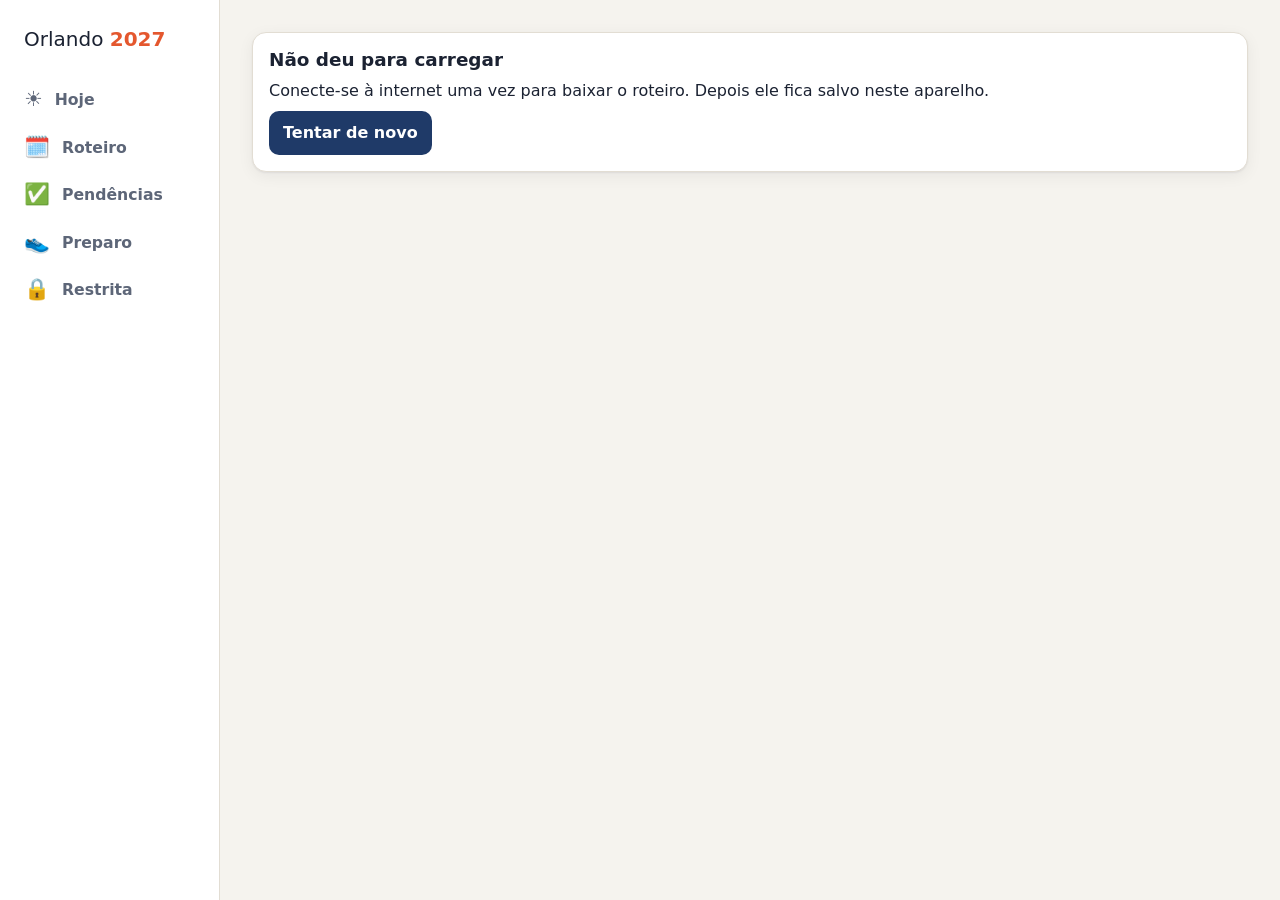
<file: index.html>
<!doctype html>
<html lang="pt-BR">
<head>
<meta charset="utf-8">
<meta name="viewport" content="width=device-width, initial-scale=1, viewport-fit=cover">
<title>Orlando 2027</title>
<meta name="robots" content="noindex, nofollow">
<meta name="theme-color" content="#1f3a68">
<link rel="stylesheet" href="style.css">
<link rel="manifest" href="manifest.webmanifest">
<link rel="icon" type="image/png" sizes="192x192" href="img/icone-192.png">
<link rel="apple-touch-icon" href="img/icone-180.png">
<meta name="apple-mobile-web-app-title" content="Orlando 27">
<meta name="apple-mobile-web-app-capable" content="yes">
</head>
<body>
<div class="app">
  <nav class="nav" aria-label="Seções">
    <div class="nav-marca">Orlando <b>2027</b></div>
    <a href="#hoje" data-rota="hoje"><span class="ico" aria-hidden="true">☀️</span><span>Hoje</span></a>
    <a href="#roteiro" data-rota="roteiro"><span class="ico" aria-hidden="true">🗓️</span><span>Roteiro</span></a>
    <a href="#pendencias" data-rota="pendencias"><span class="ico" aria-hidden="true">✅</span><span>Pendências</span></a>
    <a href="#preparo" data-rota="preparo"><span class="ico" aria-hidden="true">👟</span><span>Preparo</span></a>
    <a href="#reservas" data-rota="reservas"><span class="ico" aria-hidden="true">🔒</span><span>Restrita</span></a>
  </nav>
  <div class="principal">
    <div id="aviso" class="aviso" role="status" hidden></div>
    <main id="conteudo" class="conteudo" tabindex="-1">
      <p class="carregando">Carregando…</p>
    </main>
  </div>
</div>

<dialog id="dlg-quem" class="dialogo">
  <form method="dialog">
    <h2>Quem é você?</h2>
    <p class="mudo">Fica salvo neste aparelho, para registrar quem marcou cada pendência.</p>
    <div id="dlg-quem-opcoes" class="opcoes"></div>
    <button value="cancelar" class="botao secundario">Cancelar</button>
  </form>
</dialog>

<script>
  if (/[?&]demo=1/.test(location.search)) {
    document.write('<script src="apps-script/Logica.js"><\/script><script src="apps-script/Seed.js"><\/script><script src="apps-script/SeedPessoal.js"><\/script><script src="apps-script/SeedBlocos.js"><\/script><script src="tests/demo.js"><\/script>');
  }
</script>
<script src="logica.js"></script>
<script src="preparo.js"></script>
<script src="api.js"></script>
<script src="app.js"></script>
</body>
</html>
</file>
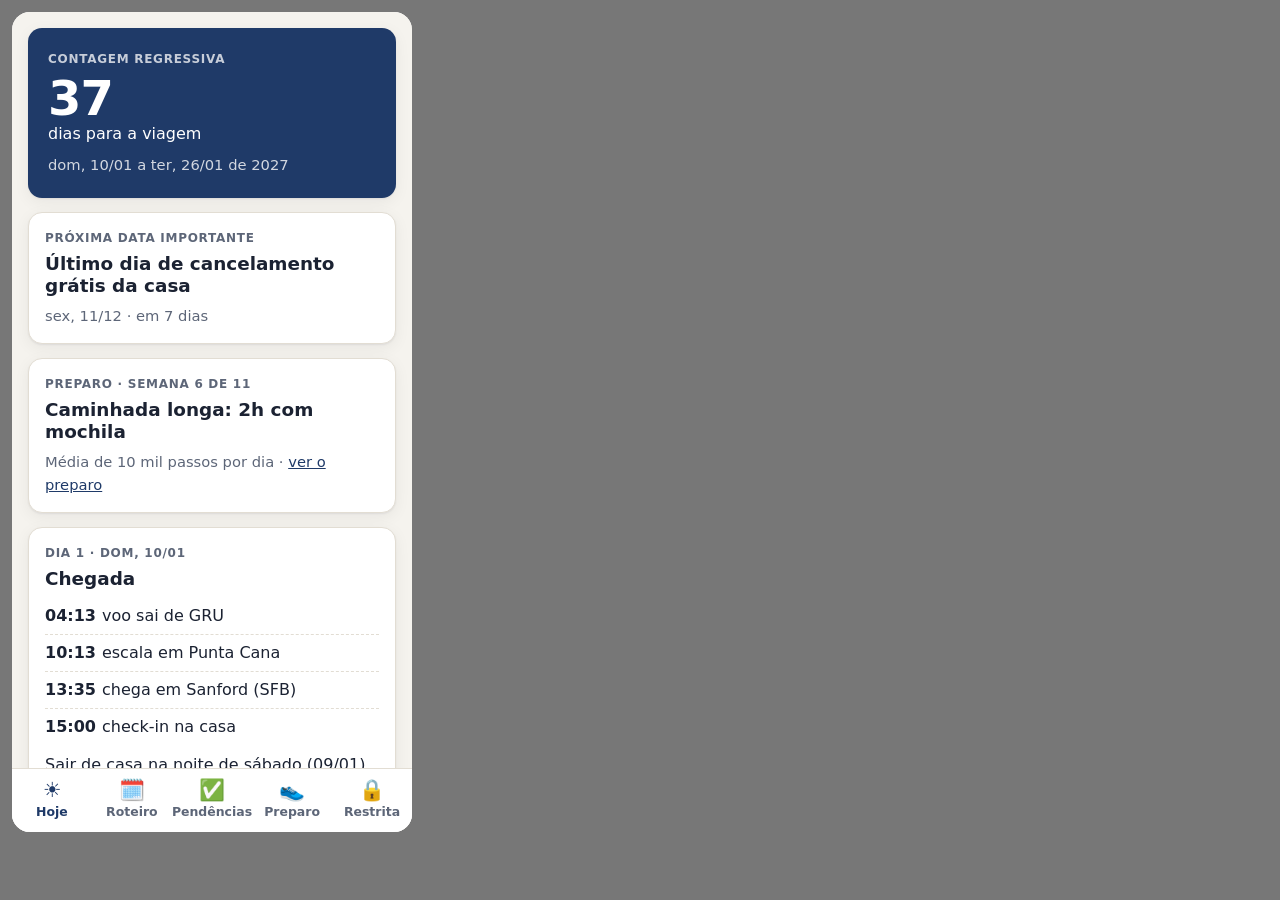
<file: tests/celular.html>
<!doctype html>
<meta charset="utf-8">
<title>Celular 400px</title>
<style>body{margin:0;padding:12px;background:#777;display:flex;gap:12px;flex-wrap:wrap}iframe{width:400px;height:820px;border:0;border-radius:18px;background:#fff}</style>
<iframe id="f" src="../index.html?demo=1#hoje"></iframe>
<script>var h=location.hash.slice(1);if(h)document.getElementById("f").src="../index.html?demo=1"+decodeURIComponent(h);</script>
</file>
<file: style.css>
:root {
  color-scheme: light;
  --fundo: #f5f3ee;
  --superficie: #ffffff;
  --superficie-2: #efece5;
  --texto: #1b2232;
  --mudo: #5d6678;
  --borda: #e2ddd3;
  --primaria: #1f3a68;
  --primaria-texto: #ffffff;
  --heroi-fundo: #1f3a68;
  --heroi-texto: #ffffff;
  --destaque: #e4572e;
  --destaque-suave: #fde8e1;
  --ok: #23824f;
  --ok-suave: #e1f3e8;
  --perigo: #b42318;
  --sombra: 0 1px 2px rgba(20, 25, 40, .06), 0 4px 16px rgba(20, 25, 40, .06);
  --raio: 14px;
  --nav-altura: 64px;
}
@media (prefers-color-scheme: dark) {
  :root {
    color-scheme: dark;
    --fundo: #10141b;
    --superficie: #1a1f29;
    --superficie-2: #232a36;
    --texto: #eef0f4;
    --mudo: #9ba4b4;
    --borda: #2c3442;
    --primaria: #8fb3ff;
    --primaria-texto: #0d1526;
    --heroi-fundo: #243b66;
    --heroi-texto: #ffffff;
    --destaque: #ff8a5c;
    --destaque-suave: #3a2219;
    --ok: #5ccf8d;
    --ok-suave: #16301f;
    --perigo: #ff7b72;
    --sombra: none;
  }
}

* { box-sizing: border-box; }
html, body { margin: 0; }
body {
  background: var(--fundo);
  color: var(--texto);
  font: 16px/1.5 system-ui, -apple-system, "Segoe UI", Roboto, sans-serif;
  -webkit-text-size-adjust: 100%;
}
a { color: var(--primaria); }
h1, h2, h3 { line-height: 1.2; margin: 0 0 .5rem; }
h1 { font-size: 1.6rem; }
h2 { font-size: 1.15rem; }
h3 { font-size: 1rem; }
p { margin: 0 0 .5rem; }
.mudo { color: var(--mudo); font-size: .92rem; }
[hidden] { display: none !important; }

/* ---------- Layout ---------- */
.principal { padding: 16px 16px calc(var(--nav-altura) + 24px + env(safe-area-inset-bottom, 0px)); }
.conteudo { max-width: 1100px; margin: 0 auto; outline: none; }
.carregando { color: var(--mudo); padding: 2rem 0; text-align: center; }

.nav {
  position: fixed; left: 0; right: 0; bottom: 0; z-index: 10;
  display: grid; grid-template-columns: repeat(5, 1fr);
  height: calc(var(--nav-altura) + env(safe-area-inset-bottom, 0px));
  padding-bottom: env(safe-area-inset-bottom, 0px);
  background: var(--superficie); border-top: 1px solid var(--borda);
}
.nav-marca { display: none; }
.nav a {
  display: flex; flex-direction: column; align-items: center; justify-content: center; gap: 2px;
  text-decoration: none; color: var(--mudo); font-size: .78rem; font-weight: 600;
}
.nav a .ico { font-size: 1.3rem; line-height: 1; }
.nav a.ativa { color: var(--primaria); }

@media (min-width: 700px) {
  .app { display: grid; grid-template-columns: 220px 1fr; min-height: 100vh; }
  .nav {
    position: sticky; top: 0; height: 100vh; padding: 24px 12px;
    display: flex; flex-direction: column; gap: 4px;
    border-top: 0; border-right: 1px solid var(--borda);
  }
  .nav-marca { display: block; font-size: 1.25rem; padding: 0 12px 20px; color: var(--texto); }
  .nav-marca b { color: var(--destaque); }
  .nav a { flex-direction: row; justify-content: flex-start; gap: 12px; padding: 10px 12px; border-radius: 10px; font-size: .98rem; }
  .nav a.ativa { background: var(--superficie-2); }
  .principal { padding: 32px 32px 48px; }
}

/* ---------- Componentes ---------- */
.cartao {
  background: var(--superficie); border: 1px solid var(--borda); border-radius: var(--raio);
  box-shadow: var(--sombra); padding: 16px; margin-bottom: 14px;
}
.cartao > :last-child { margin-bottom: 0; }
.heroi {
  background: var(--heroi-fundo); color: var(--heroi-texto); border: 0;
  padding: 22px 20px;
}
.heroi .mudo { color: inherit; opacity: .8; }
.heroi .numero { font-size: 3rem; font-weight: 800; line-height: 1; letter-spacing: -.02em; }
.rotulo { font-size: .75rem; font-weight: 700; text-transform: uppercase; letter-spacing: .06em; color: var(--mudo); margin-bottom: 6px; }
.heroi .rotulo { color: inherit; opacity: .75; }

.colunas { display: grid; gap: 0 20px; }
@media (min-width: 900px) { .colunas { grid-template-columns: 3fr 2fr; align-items: start; } }

.grade { display: grid; gap: 14px; }
.grade > .cartao { margin: 0; }
@media (min-width: 700px) { .grade { grid-template-columns: repeat(2, 1fr); } }
@media (min-width: 1100px) { .grade-3 { grid-template-columns: repeat(3, 1fr); } }

.horarios { list-style: none; padding: 0; margin: 0 0 .5rem; }
.horarios li { padding: 6px 0; border-bottom: 1px dashed var(--borda); }
.horarios li:last-child { border-bottom: 0; }
.horarios b { font-variant-numeric: tabular-nums; margin-right: 6px; }

.etiqueta {
  display: inline-block; font-size: .78rem; font-weight: 700; padding: 2px 8px;
  border-radius: 999px; background: var(--superficie-2); color: var(--mudo);
}
.etiqueta.vencida { background: var(--destaque-suave); color: var(--perigo); }
.restaurante { background: var(--destaque-suave); border-radius: 10px; padding: 8px 10px; margin-top: 8px; }

.botao {
  font: inherit; font-weight: 600; border-radius: 10px; border: 0; cursor: pointer;
  padding: 10px 14px; background: var(--primaria); color: var(--primaria-texto);
}
.botao.secundario { background: var(--superficie-2); color: var(--texto); }
.botao.pequeno { padding: 6px 10px; font-size: .88rem; }
.botao:focus-visible, .nav a:focus-visible, .pendencia:focus-visible, summary:focus-visible { outline: 3px solid var(--destaque); outline-offset: 2px; }

/* ---------- Aviso ---------- */
.aviso {
  max-width: 1100px; margin: 0 auto 14px; padding: 10px 14px; border-radius: 10px;
  background: var(--destaque-suave); color: var(--texto); display: flex; gap: 10px; align-items: center; flex-wrap: wrap;
}
.aviso.erro { background: var(--destaque-suave); color: var(--perigo); }

/* ---------- Roteiro ---------- */
.dia { padding: 0; overflow: hidden; }
.dia summary {
  list-style: none; cursor: pointer; display: grid; grid-template-columns: auto 1fr auto; gap: 12px;
  align-items: center; padding: 14px 16px;
}
.dia summary::-webkit-details-marker { display: none; }
.dia .ico-dia { font-size: 1.5rem; }
.dia .data { font-size: .85rem; color: var(--mudo); font-weight: 600; }
.dia .titulo { font-weight: 700; }
.dia .num { font-size: .78rem; color: var(--mudo); }
.dia .corpo { padding: 0 16px 16px; }
.dia.hoje { border: 2px solid var(--destaque); }
.dia.passado summary { opacity: .6; }

/* ---------- Pendências ---------- */
.pendencia {
  width: 100%; text-align: left; font: inherit; color: inherit; cursor: pointer;
  display: grid; grid-template-columns: 28px 1fr; gap: 10px; align-items: start;
  background: var(--superficie); border: 1px solid var(--borda); border-radius: 12px;
  padding: 12px; margin-bottom: 8px;
}
.pendencia .caixa {
  width: 24px; height: 24px; border-radius: 7px; border: 2px solid var(--mudo);
  display: grid; place-items: center; font-size: .9rem; font-weight: 800; color: var(--primaria-texto);
}
.pendencia.feita .caixa { background: var(--ok); border-color: var(--ok); }
.pendencia.feita .item { text-decoration: line-through; color: var(--mudo); }
.pendencia .meta { display: flex; gap: 6px; flex-wrap: wrap; margin-top: 4px; font-size: .85rem; color: var(--mudo); }
.pendencia[aria-busy="true"] { opacity: .5; }

/* ---------- Reservas ---------- */
.reserva .tipo { font-size: .78rem; font-weight: 700; text-transform: uppercase; letter-spacing: .05em; color: var(--mudo); }
.codigo-linha { display: flex; align-items: center; gap: 10px; flex-wrap: wrap; margin: 8px 0; }
.codigo {
  font: 700 1.25rem/1.2 ui-monospace, "Cascadia Mono", Consolas, monospace; letter-spacing: .06em;
  background: var(--superficie-2); padding: 6px 10px; border-radius: 8px;
}
.contatos { list-style: none; padding: 0; margin: 0; }
.contatos li { padding: 8px 0; border-bottom: 1px solid var(--borda); }
.contatos li:last-child { border-bottom: 0; }
.contatos b { text-transform: capitalize; }

.form-codigo { display: flex; gap: 8px; flex-wrap: wrap; margin-top: 10px; }
.form-codigo input {
  flex: 1 1 200px; font: inherit; padding: 10px 12px; border-radius: 10px;
  border: 1px solid var(--borda); background: var(--superficie-2); color: var(--texto);
}
.erro-texto { color: var(--perigo); font-weight: 600; margin-top: 8px; }

/* ---------- Diálogo ---------- */
.dialogo {
  border: 0; border-radius: var(--raio); padding: 20px; width: min(92vw, 380px);
  background: var(--superficie); color: var(--texto); box-shadow: 0 10px 40px rgba(0,0,0,.3);
}
.dialogo::backdrop { background: rgba(10, 14, 22, .5); }
.opcoes { display: grid; grid-template-columns: repeat(2, 1fr); gap: 8px; margin: 14px 0; }

.abas { display: flex; gap: 6px; flex-wrap: wrap; margin: 8px 0 14px; }
.checklist h3 { margin: 0 0 8px; font-size: 1rem; }
.itens { list-style: none; margin: 0; padding: 0; display: grid; gap: 6px; }
.item-check { display: flex; gap: 6px; align-items: stretch; }
.item-check .pendencia { flex: 1; }
.item-check .pendencia[disabled] { cursor: default; }
.apagar { border: 1px solid var(--borda); background: var(--superficie-2); color: var(--mudo); border-radius: 10px; padding: 0 12px; font: inherit; cursor: pointer; }
.apagar[data-confirmar="1"] { background: var(--perigo); color: #fff; border-color: var(--perigo); }
.form-item { display: flex; gap: 8px; flex-wrap: wrap; }
.form-item input { flex: 1 1 160px; }
.form-item select, .form-item input, .nota textarea { font: inherit; padding: 8px 10px; border: 1px solid var(--borda); border-radius: 10px; background: var(--superficie); color: var(--texto); }
.nota textarea { width: 100%; box-sizing: border-box; resize: vertical; }
.linha-nota { display: flex; gap: 10px; align-items: center; margin-top: 8px; flex-wrap: wrap; }
.area > * + * { margin-top: 12px; }
.links-dia { display: flex; gap: 8px; flex-wrap: wrap; margin-top: 10px; }
.links-dia a { text-decoration: none; }

/* Preparo */
.tabela-rolagem { overflow-x: auto; }
.tabela { border-collapse: collapse; width: 100%; min-width: 420px; font-variant-numeric: tabular-nums; }
.tabela th, .tabela td { text-align: left; padding: 8px 10px; border-bottom: 1px solid var(--borda); }
.tabela th { font-size: .82rem; color: var(--mudo); font-weight: 600; }
.tabela tr.agora td { background: var(--destaque-suave); font-weight: 700; }
.lista-preparo { margin: 0; padding-left: 18px; display: grid; gap: 8px; }

/* Detalhe do dia */
.detalhe-link { margin-bottom: 12px; display: inline-block; text-decoration: none; }
.detalhe { display: grid; gap: 14px; }
.detalhe > .cartao, .detalhe > .grade { margin: 0; }
.linha-tempo { list-style: none; margin: 0; padding: 0; }
.linha-tempo .bloco { display: grid; grid-template-columns: 5.6rem 1fr; gap: 10px; padding: 10px 0; border-bottom: 1px dashed var(--borda); }
.linha-tempo .bloco:last-child { border-bottom: 0; }
.linha-tempo .hora { font-weight: 700; font-variant-numeric: tabular-nums; font-size: .92rem; }
.linha-tempo .titulo-bloco { font-weight: 700; }
.linha-tempo .conteudo-bloco { min-width: 0; }
.linha-tempo .conteudo-bloco p { margin: 2px 0 0; color: var(--mudo); font-size: .95rem; }
.linha-tempo .tipo-pausa .titulo-bloco, .linha-tempo .tipo-refeicao .titulo-bloco { color: var(--ok); }
.linha-tempo .tipo-show .titulo-bloco { color: var(--destaque); }
.linha-tempo .tipo-logistica .titulo-bloco { color: var(--mudo); }
.linha-tempo .atual { background: var(--destaque-suave); border-radius: 10px; padding-inline: 8px; }
.etiqueta-agora { margin-left: 8px; font-size: .72rem; text-transform: uppercase; letter-spacing: .06em; color: var(--destaque); }
.agora-proximo { display: grid; gap: 8px; }
@media (max-width: 420px) { .linha-tempo .bloco { grid-template-columns: 1fr; gap: 2px; } }
</file>
